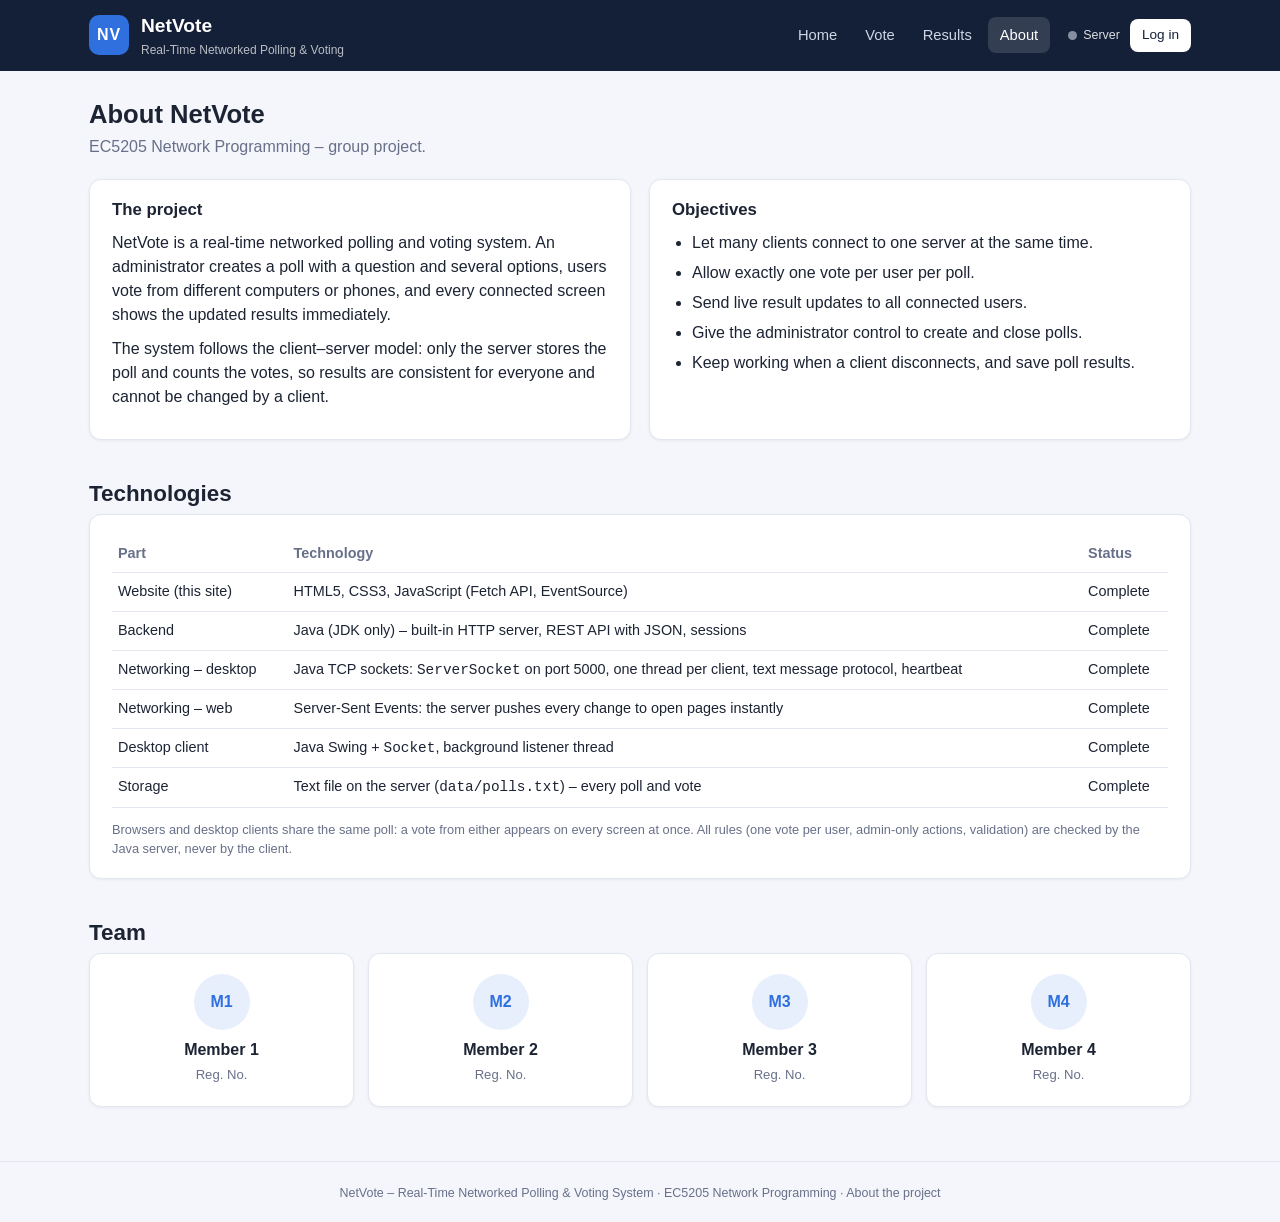
<file: web/about.html>
<!DOCTYPE html>
<html lang="en">
<head>
  <meta charset="UTF-8">
  <meta name="viewport" content="width=device-width, initial-scale=1">
  <title>About – NetVote</title>
  <link rel="icon" href="data:image/svg+xml,%3Csvg xmlns=%22http://www.w3.org/2000/svg%22 viewBox=%220 0 32 32%22%3E%3Crect width=%2232%22 height=%2232%22 rx=%228%22 fill=%22%232f6fde%22/%3E%3Ctext x=%2216%22 y=%2221%22 font-size=%2213%22 font-family=%22Arial%22 font-weight=%22bold%22 fill=%22white%22 text-anchor=%22middle%22%3ENV%3C/text%3E%3C/svg%3E">
  <link rel="stylesheet" href="css/style.css">
</head>
<body>
  <header id="site-header"></header>

  <main class="about">
    <div class="page-head">
      <h1>About NetVote</h1>
      <p>EC5205 Network Programming – group project.</p>
    </div>

    <div class="grid-2">
      <section class="card">
        <h2>The project</h2>
        <p>NetVote is a real-time networked polling and voting system. An administrator creates a
           poll with a question and several options, users vote from different computers or phones,
           and every connected screen shows the updated results immediately.</p>
        <p>The system follows the client–server model: only the server stores the poll and counts
           the votes, so results are consistent for everyone and cannot be changed by a client.</p>
      </section>

      <section class="card">
        <h2>Objectives</h2>
        <ul>
          <li>Let many clients connect to one server at the same time.</li>
          <li>Allow exactly one vote per user per poll.</li>
          <li>Send live result updates to all connected users.</li>
          <li>Give the administrator control to create and close polls.</li>
          <li>Keep working when a client disconnects, and save poll results.</li>
        </ul>
      </section>
    </div>

    <section class="section">
      <h2>Technologies</h2>
      <div class="card">
        <table class="simple">
          <tr><th>Part</th><th>Technology</th><th>Status</th></tr>
          <tr><td>Website (this site)</td><td>HTML5, CSS3, JavaScript (Fetch API, EventSource)</td><td>Complete</td></tr>
          <tr><td>Backend</td><td>Java (JDK only) – built-in HTTP server, REST API with JSON, sessions</td><td>Complete</td></tr>
          <tr><td>Networking – desktop</td><td>Java TCP sockets: <code>ServerSocket</code> on port 5000, one thread per client, text message protocol, heartbeat</td><td>Complete</td></tr>
          <tr><td>Networking – web</td><td>Server-Sent Events: the server pushes every change to open pages instantly</td><td>Complete</td></tr>
          <tr><td>Desktop client</td><td>Java Swing + <code>Socket</code>, background listener thread</td><td>Complete</td></tr>
          <tr><td>Storage</td><td>Text file on the server (<code>data/polls.txt</code>) – every poll and vote</td><td>Complete</td></tr>
        </table>
        <p class="small muted" style="margin:12px 0 0">Browsers and desktop clients share the same poll:
          a vote from either appears on every screen at once. All rules (one vote per user, admin-only
          actions, validation) are checked by the Java server, never by the client.</p>
      </div>
    </section>

    <section class="section">
      <h2>Team</h2>
      <!-- Edit the names and registration numbers below -->
      <div class="team">
        <div class="card member"><div class="avatar">M1</div><b>Member 1</b><span>Reg. No.</span></div>
        <div class="card member"><div class="avatar">M2</div><b>Member 2</b><span>Reg. No.</span></div>
        <div class="card member"><div class="avatar">M3</div><b>Member 3</b><span>Reg. No.</span></div>
        <div class="card member"><div class="avatar">M4</div><b>Member 4</b><span>Reg. No.</span></div>
      </div>
    </section>
  </main>

  <footer id="site-footer"></footer>
  <script src="js/data.js"></script>
  <script src="js/common.js"></script>
  <script>NV.renderChrome("about");</script>
</body>
</html>
</file>
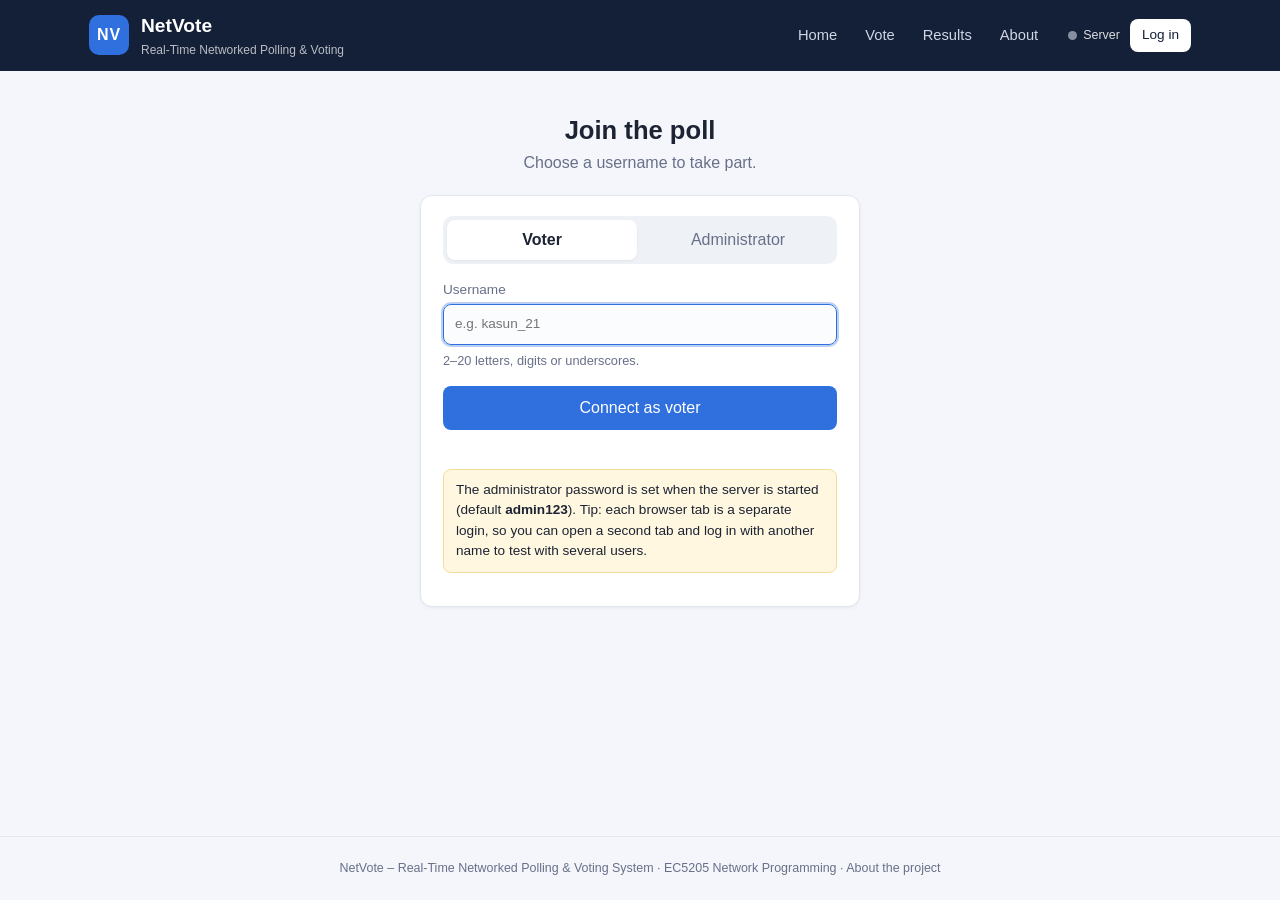
<file: web/admin.html>
<!DOCTYPE html>
<html lang="en">
<head>
  <meta charset="UTF-8">
  <meta name="viewport" content="width=device-width, initial-scale=1">
  <title>Admin – NetVote</title>
  <link rel="icon" href="data:image/svg+xml,%3Csvg xmlns=%22http://www.w3.org/2000/svg%22 viewBox=%220 0 32 32%22%3E%3Crect width=%2232%22 height=%2232%22 rx=%228%22 fill=%22%232f6fde%22/%3E%3Ctext x=%2216%22 y=%2221%22 font-size=%2213%22 font-family=%22Arial%22 font-weight=%22bold%22 fill=%22white%22 text-anchor=%22middle%22%3ENV%3C/text%3E%3C/svg%3E">
  <link rel="stylesheet" href="css/style.css">
</head>
<body>
  <header id="site-header"></header>

  <main>
    <div class="page-head">
      <h1>Administrator panel</h1>
      <p>Create a poll, watch the votes arrive and close the poll when voting is finished.</p>
    </div>

    <div class="grid-2">
      <!-- create poll -->
      <section class="card">
        <h2>Create a new poll</h2>
        <form id="pollForm" novalidate>
          <label>Question
            <input id="newQuestion" type="text" maxlength="200" placeholder="Which day should we hold the club meeting?">
          </label>
          <label style="margin-bottom:4px">Options (2–10)</label>
          <div id="optEditor" class="opt-editor"></div>
          <div class="row" style="margin-bottom:16px">
            <button id="addOpt" type="button" class="ghost">+ Add option</button>
          </div>
          <button id="startBtn" type="submit" class="primary">Start Poll</button>
          <p id="createMsg" class="msg"></p>
        </form>
      </section>

      <div class="stack">
        <!-- current poll -->
        <section class="card">
          <h2>Current poll</h2>
          <p id="pollStatus" class="pill">No poll</p>
          <h3 id="question">No poll has been created yet.</h3>
          <div class="stat-row">
            <div class="stat"><b id="statVotes">0</b><span>votes</span></div>
            <div class="stat"><b id="statUsers">0</b><span>users online</span></div>
            <div class="stat leader"><b id="statLeader">–</b><span>leading</span></div>
          </div>
          <div id="results" class="results"></div>
          <p class="small muted" style="margin:14px 0 0">Who has voted:</p>
          <div id="voters" class="voter-list"><span>nobody yet</span></div>
          <div class="row" style="margin-top:16px">
            <button id="closeBtn" type="button" class="danger" disabled>Close Poll</button>
            <a class="btn ghost" href="vote.html">Vote yourself</a>
          </div>
          <p id="closeMsg" class="msg"></p>
        </section>

        <!-- demo tools -->
        <section class="card danger-zone">
          <h2>Testing tools</h2>
          <p class="small muted" style="margin:0 0 12px">For testing on one computer: add votes from imaginary users (names start with <code>demo_</code>), or delete every poll on the server.</p>
          <div class="row">
            <button id="demoVotes" type="button" class="ghost">Add 5 demo votes</button>
            <button id="resetAll" type="button" class="ghost">Reset all data</button>
          </div>
          <p id="demoMsg" class="msg"></p>
        </section>
      </div>
    </div>
  </main>

  <footer id="site-footer"></footer>
  <script src="js/data.js"></script>
  <script src="js/common.js"></script>
  <script src="js/admin.js"></script>
</body>
</html>
</file>
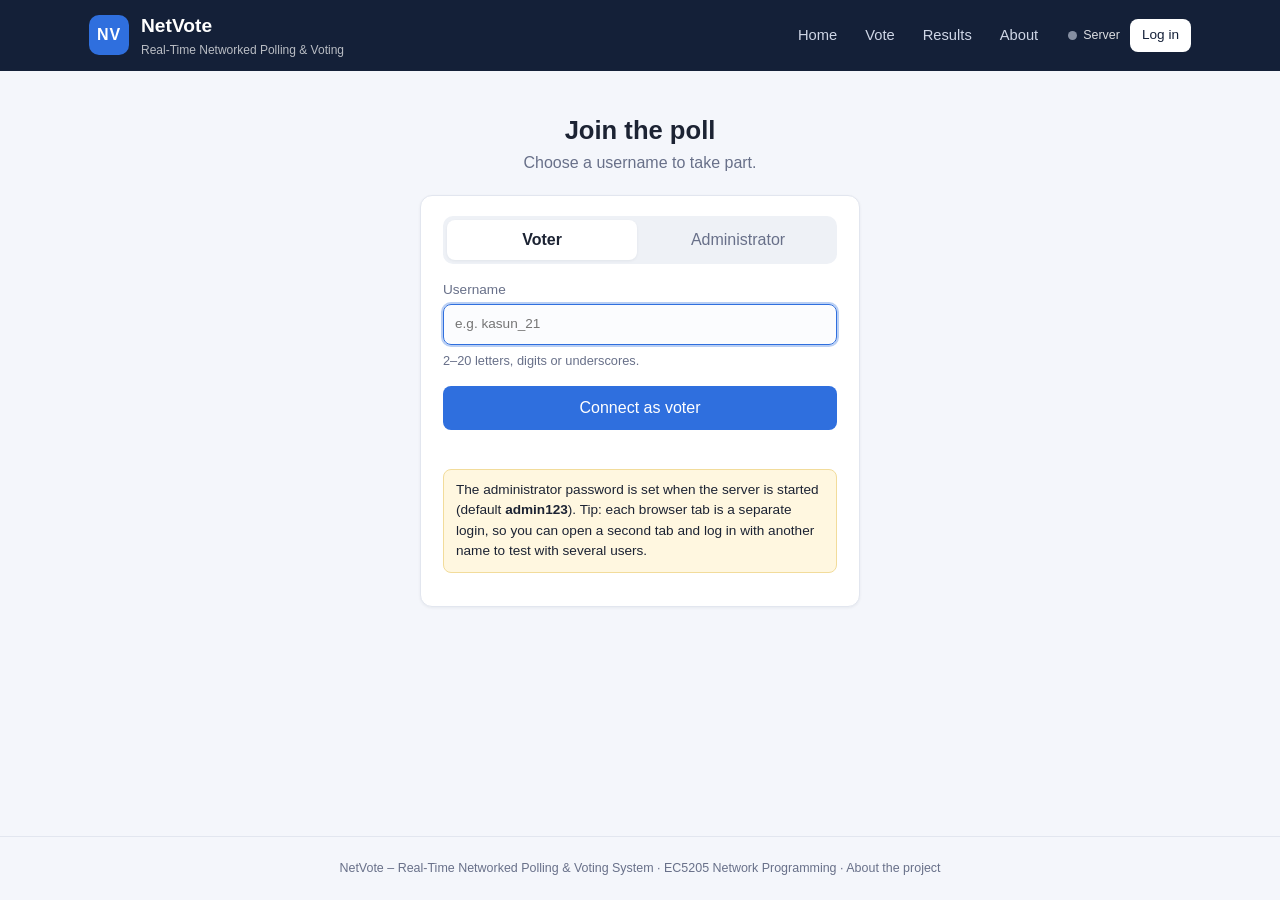
<file: web/login.html>
<!DOCTYPE html>
<html lang="en">
<head>
  <meta charset="UTF-8">
  <meta name="viewport" content="width=device-width, initial-scale=1">
  <title>Log in – NetVote</title>
  <link rel="icon" href="data:image/svg+xml,%3Csvg xmlns=%22http://www.w3.org/2000/svg%22 viewBox=%220 0 32 32%22%3E%3Crect width=%2232%22 height=%2232%22 rx=%228%22 fill=%22%232f6fde%22/%3E%3Ctext x=%2216%22 y=%2221%22 font-size=%2213%22 font-family=%22Arial%22 font-weight=%22bold%22 fill=%22white%22 text-anchor=%22middle%22%3ENV%3C/text%3E%3C/svg%3E">
  <link rel="stylesheet" href="css/style.css">
</head>
<body>
  <header id="site-header"></header>

  <main>
    <div class="login-wrap">
      <div class="page-head" style="text-align:center">
        <h1>Join the poll</h1>
        <p>Choose a username to take part.</p>
      </div>

      <section class="card">
        <div class="role-tabs" role="tablist">
          <button id="tabVoter" type="button" class="on" role="tab">Voter</button>
          <button id="tabAdmin" type="button" role="tab">Administrator</button>
        </div>

        <form id="loginForm" autocomplete="off" novalidate>
          <label>Username
            <input id="username" type="text" maxlength="20" placeholder="e.g. kasun_21" required>
          </label>
          <p class="small muted" style="margin:-6px 0 12px">2–20 letters, digits or underscores.</p>
          <label id="pwRow" class="hidden">Admin password
            <input id="password" type="password" placeholder="Administrator password">
          </label>
          <button id="loginBtn" type="submit" class="primary">Connect as voter</button>
          <p id="loginError" class="error" role="alert"></p>
        </form>

        <p class="hint">
          The administrator password is set when the server is started (default <b>admin123</b>).
          Tip: each browser tab is a separate login, so you can open a second tab and log in
          with another name to test with several users.
        </p>
      </section>
    </div>
  </main>

  <footer id="site-footer"></footer>
  <script src="js/data.js"></script>
  <script src="js/common.js"></script>
  <script src="js/login.js"></script>
</body>
</html>
</file>
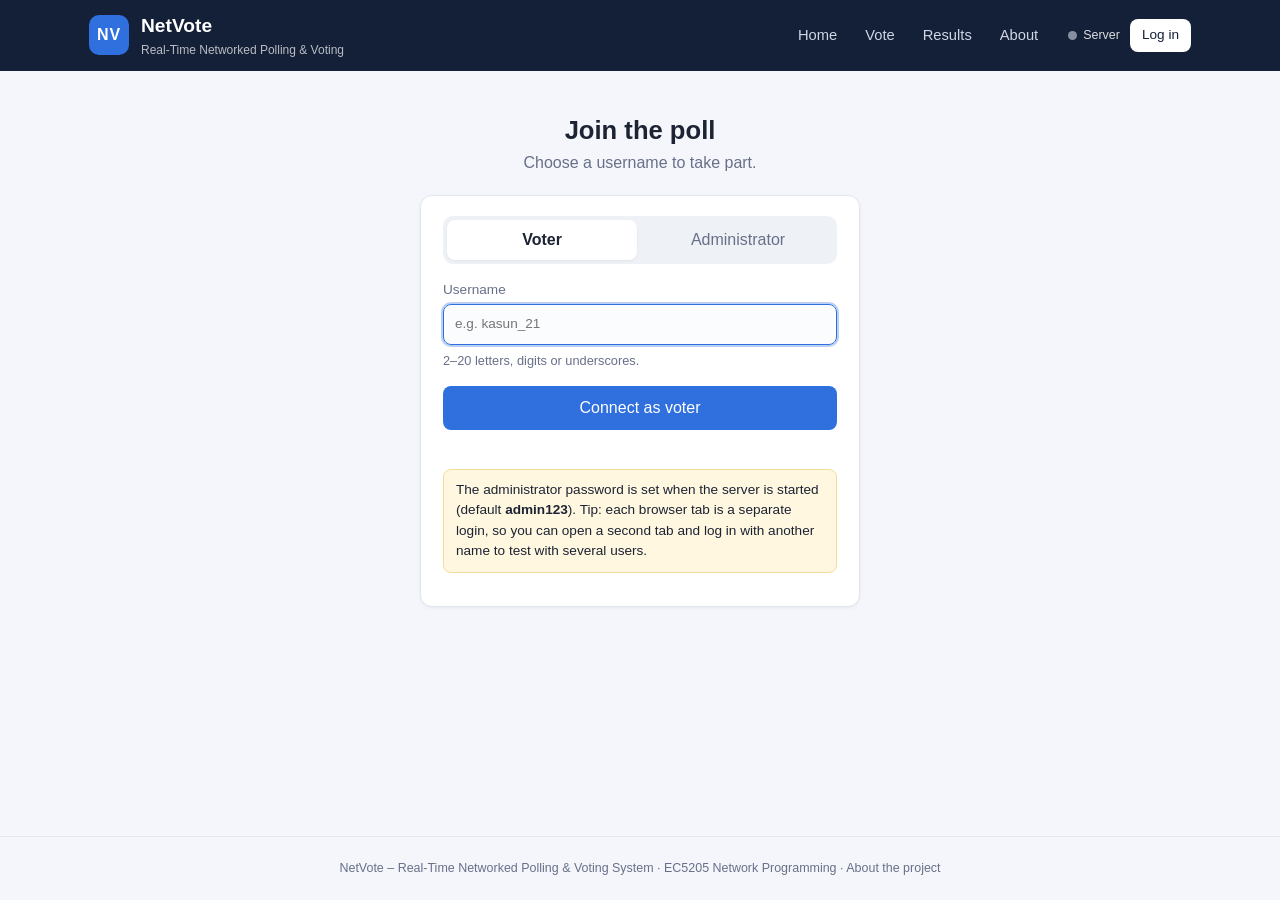
<file: web/vote.html>
<!DOCTYPE html>
<html lang="en">
<head>
  <meta charset="UTF-8">
  <meta name="viewport" content="width=device-width, initial-scale=1">
  <title>Vote – NetVote</title>
  <link rel="icon" href="data:image/svg+xml,%3Csvg xmlns=%22http://www.w3.org/2000/svg%22 viewBox=%220 0 32 32%22%3E%3Crect width=%2232%22 height=%2232%22 rx=%228%22 fill=%22%232f6fde%22/%3E%3Ctext x=%2216%22 y=%2221%22 font-size=%2213%22 font-family=%22Arial%22 font-weight=%22bold%22 fill=%22white%22 text-anchor=%22middle%22%3ENV%3C/text%3E%3C/svg%3E">
  <link rel="stylesheet" href="css/style.css">
</head>
<body>
  <header id="site-header"></header>

  <main>
    <div class="whobar">
      <h1>Current poll</h1>
      <span id="whoText" class="muted"></span>
    </div>
    <p id="adminNote" class="hint hidden" style="margin:0 0 16px">The admin page is only for the administrator. You have been brought to the voting page.</p>

    <div class="grid-3">
      <!-- voting -->
      <section class="card">
        <h2>Your vote</h2>
        <p id="pollStatus" class="pill">No poll</p>
        <h3 id="question">No poll yet.</h3>
        <div id="noPoll" class="empty">
          <div class="big">🗳️</div>
          Waiting for the administrator to start a poll…<br>This page updates by itself.
        </div>
        <form id="voteForm" class="hidden">
          <div id="options" class="options"></div>
          <button id="voteBtn" type="submit" class="primary" disabled>Submit Vote</button>
        </form>
        <p id="voteMsg" class="msg"></p>
      </section>

      <!-- live results -->
      <section class="card">
        <h2>Live results <span id="totalVotes" class="muted small"></span></h2>
        <div id="results" class="results"><p class="muted">No results yet.</p></div>
      </section>

      <!-- users -->
      <section class="card">
        <h2>Online users <span id="userCount" class="muted small"></span></h2>
        <ul id="users" class="users"></ul>
      </section>
    </div>
  </main>

  <footer id="site-footer"></footer>
  <script src="js/data.js"></script>
  <script src="js/common.js"></script>
  <script src="js/vote.js"></script>
</body>
</html>
</file>
<file: web/css/style.css>
/* ==========================================================================
   NetVote – website styles (shared by every page)
   ========================================================================== */
:root {
  --bg: #f4f6fb;
  --card: #ffffff;
  --text: #1c2333;
  --muted: #687089;
  --line: #e2e6ef;
  --navy: #142038;
  --primary: #2f6fde;
  --primary-dark: #2459b8;
  --primary-soft: #e8effc;
  --danger: #d6453d;
  --ok: #1d9e75;
  --warn-bg: #fff7e0;
  --radius: 12px;
  --shadow: 0 1px 3px rgba(20, 32, 56, 0.06);
}

* { box-sizing: border-box; }
html { scroll-behavior: smooth; }
body {
  margin: 0;
  font-family: "Segoe UI", Roboto, Arial, sans-serif;
  background: var(--bg);
  color: var(--text);
  min-height: 100vh;
  display: flex;
  flex-direction: column;
  line-height: 1.5;
}
a { color: var(--primary); text-decoration: none; }
a:hover { text-decoration: underline; }
.hidden { display: none !important; }
.muted { color: var(--muted); }
.small { font-size: 0.8rem; font-weight: normal; }
main { flex: 1; width: 100%; max-width: 1150px; margin: 0 auto; padding: 24px; }
h1, h2, h3 { line-height: 1.25; }

/* ---------- header + navigation ---------- */
.topbar { background: var(--navy); color: #fff; }
.topbar-inner {
  max-width: 1150px; margin: 0 auto; padding: 12px 24px;
  display: flex; align-items: center; gap: 18px; flex-wrap: wrap;
}
.brand { display: flex; align-items: center; gap: 12px; color: #fff; }
.brand:hover { text-decoration: none; }
.brand-text strong { display: block; font-size: 1.2rem; }
.brand-text small { display: block; font-size: 0.75rem; opacity: 0.7; }
.logo {
  width: 40px; height: 40px; border-radius: 10px; flex: 0 0 auto;
  background: var(--primary); display: grid; place-items: center;
  font-weight: bold; letter-spacing: 1px; color: #fff;
}
.nav { display: flex; gap: 4px; margin-left: auto; flex-wrap: wrap; }
.nav a {
  color: #cfd6e6; padding: 7px 12px; border-radius: 8px; font-size: 0.92rem;
}
.nav a:hover { background: #ffffff14; color: #fff; text-decoration: none; }
.nav a.active { background: #ffffff22; color: #fff; }
.userbox { display: flex; align-items: center; gap: 10px; font-size: 0.85rem; }
.userbox .chip {
  background: #ffffff1a; padding: 4px 10px; border-radius: 99px; white-space: nowrap;
}
.userbox .chip b { color: #fff; }
.userbox button, .userbox a.btn { padding: 6px 12px; font-size: 0.85rem; }
.menu-btn { display: none; background: transparent; color: #fff; border: 1px solid #ffffff44; padding: 6px 10px; }
.server-status { display: inline-flex; align-items: center; gap: 6px; font-size: 0.78rem; opacity: 0.85; white-space: nowrap; }
.server-status .dot { width: 9px; height: 9px; border-radius: 50%; background: #9aa3b5; display: inline-block; }
.server-status.on .dot { background: #34d399; box-shadow: 0 0 6px #34d399; }
.server-status.off .dot { background: #f87171; }
.server-status.off span { color: #fca5a5; }
.server-warning { margin: 0 0 20px; font-size: 0.95rem; }
.server-warning code { background: #fff; padding: 1px 5px; border-radius: 4px; }
@media (max-width: 820px) {
  .menu-btn { display: inline-block; margin-left: auto; }
  .nav { display: none; width: 100%; flex-direction: column; margin-left: 0; }
  .nav.open { display: flex; }
  .userbox { width: 100%; justify-content: space-between; }
  .topbar-inner.collapsed .userbox { display: none; }
  .topbar-inner.expanded .userbox { display: flex; }
}

/* ---------- cards, grids ---------- */
.card {
  background: var(--card); border: 1px solid var(--line);
  border-radius: var(--radius); padding: 20px 22px; box-shadow: var(--shadow);
}
.card h2 { margin: 0 0 10px; font-size: 1.05rem; }
.card h3 { margin: 10px 0 14px; font-size: 1.15rem; word-break: break-word; }
.grid-3 { display: grid; grid-template-columns: 1.1fr 1.4fr 0.7fr; gap: 18px; }
.grid-2 { display: grid; grid-template-columns: 1fr 1fr; gap: 18px; }
.stack { display: flex; flex-direction: column; gap: 18px; }
@media (max-width: 900px) { .grid-3, .grid-2 { grid-template-columns: 1fr; } }
.page-head { margin: 4px 0 20px; }
.page-head h1 { margin: 0 0 4px; font-size: 1.6rem; }
.page-head p { margin: 0; color: var(--muted); }

/* ---------- buttons + forms ---------- */
button, .btn {
  font: inherit; border: none; border-radius: 8px; padding: 10px 18px;
  cursor: pointer; transition: background 0.15s, border-color 0.15s;
  display: inline-block; text-align: center;
}
.btn:hover { text-decoration: none; }
button:disabled { opacity: 0.45; cursor: not-allowed; }
.primary { background: var(--primary); color: #fff; }
.primary:hover:not(:disabled) { background: var(--primary-dark); }
.danger { background: var(--danger); color: #fff; }
.danger:hover:not(:disabled) { background: #b9372f; }
.ghost { background: transparent; border: 1px solid var(--line); color: var(--text); }
.ghost:hover:not(:disabled) { border-color: var(--primary); }
.topbar .ghost { color: #fff; border-color: #ffffff44; }
.light { background: #fff; color: var(--navy); }
.light:hover { background: #eef2fb; }
.row { display: flex; gap: 10px; flex-wrap: wrap; align-items: center; }

label { display: block; font-size: 0.85rem; color: var(--muted); margin-bottom: 12px; }
label.check { display: flex; gap: 8px; align-items: center; color: var(--text); }
input[type=text], input[type=password], textarea {
  display: block; width: 100%; margin-top: 4px;
  padding: 9px 11px; font: inherit; color: var(--text);
  border: 1px solid var(--line); border-radius: 8px; background: #fbfcfe;
}
input:focus, textarea:focus { outline: 2px solid #2f6fde55; border-color: var(--primary); }
textarea { resize: vertical; }

.error { color: var(--danger); min-height: 1.2em; font-size: 0.9rem; margin: 8px 0 0; }
.msg { min-height: 1.2em; font-size: 0.9rem; color: var(--muted); margin: 10px 0 0; }
.msg.ok { color: var(--ok); }
.msg.bad { color: var(--danger); }
.hint {
  margin-top: 14px; font-size: 0.85rem; background: var(--warn-bg);
  border: 1px solid #f2dc9b; padding: 10px 12px; border-radius: 8px;
}

/* ---------- home page ---------- */
.hero {
  background: linear-gradient(135deg, var(--navy) 0%, #1f3a75 60%, var(--primary) 130%);
  color: #fff; border-radius: 16px; padding: 48px 40px;
  display: grid; grid-template-columns: 1.3fr 1fr; gap: 32px; align-items: center;
}
.hero h1 { font-size: 2.3rem; margin: 0 0 12px; }
.hero p { font-size: 1.05rem; opacity: 0.88; margin: 0 0 24px; max-width: 34em; }
.hero .live-card { background: #ffffff14; border: 1px solid #ffffff2a; border-radius: 12px; padding: 18px; }
.hero .live-card h2 { margin: 0 0 6px; font-size: 0.8rem; text-transform: uppercase; letter-spacing: 0.6px; opacity: 0.8; }
.hero .live-card .q { font-size: 1.15rem; font-weight: 600; margin: 6px 0 12px; word-break: break-word; }
.hero .bar-track { background: #ffffff22; }
.hero .bar-row .bar-head span:last-child { color: #d5ddef; }
@media (max-width: 900px) { .hero { grid-template-columns: 1fr; padding: 32px 24px; } .hero h1 { font-size: 1.8rem; } }

.section { margin-top: 40px; }
.section > h2 { font-size: 1.4rem; margin: 0 0 6px; }
.section > p.lead { color: var(--muted); margin: 0 0 20px; }
.features { display: grid; grid-template-columns: repeat(3, 1fr); gap: 16px; }
.feature .icon {
  width: 38px; height: 38px; border-radius: 10px; background: var(--primary-soft);
  color: var(--primary); display: grid; place-items: center; font-weight: 700; margin-bottom: 10px;
}
.feature h3 { margin: 0 0 6px; font-size: 1rem; }
.feature p { margin: 0; color: var(--muted); font-size: 0.92rem; }
@media (max-width: 900px) { .features { grid-template-columns: 1fr 1fr; } }
@media (max-width: 560px) { .features { grid-template-columns: 1fr; } }

.steps { display: grid; grid-template-columns: repeat(4, 1fr); gap: 16px; counter-reset: step; }
.step { position: relative; padding-top: 28px; }
.step::before {
  counter-increment: step; content: counter(step);
  position: absolute; top: -14px; left: 20px; width: 32px; height: 32px; border-radius: 50%;
  background: var(--primary); color: #fff; display: grid; place-items: center; font-weight: 700;
}
.step h3 { margin: 0 0 6px; font-size: 1rem; }
.step p { margin: 0; color: var(--muted); font-size: 0.92rem; }
@media (max-width: 900px) { .steps { grid-template-columns: 1fr 1fr; row-gap: 30px; } }
@media (max-width: 560px) { .steps { grid-template-columns: 1fr; } }

.cta { margin-top: 40px; text-align: center; padding: 32px; }
.cta h2 { margin: 0 0 8px; font-size: 1.3rem; }
.cta p { margin: 0 0 18px; color: var(--muted); }

/* ---------- login ---------- */
.login-wrap { max-width: 440px; margin: 20px auto; }
.login-wrap .card button[type=submit] { width: 100%; margin-top: 4px; }
.role-tabs { display: grid; grid-template-columns: 1fr 1fr; gap: 6px; background: #eef1f6; padding: 4px; border-radius: 10px; margin-bottom: 16px; }
.role-tabs button { background: transparent; color: var(--muted); padding: 8px; }
.role-tabs button.on { background: #fff; color: var(--text); box-shadow: var(--shadow); font-weight: 600; }

/* ---------- vote page ---------- */
.whobar { display: flex; justify-content: space-between; align-items: center; margin-bottom: 16px; gap: 10px; flex-wrap: wrap; }
.whobar h1 { margin: 0; font-size: 1.4rem; }
.pill {
  display: inline-block; margin: 0; padding: 3px 10px; border-radius: 99px;
  font-size: 0.75rem; background: #eef1f6; color: var(--muted);
}
.pill.open { background: #dcf5ec; color: #11795a; }
.pill.closed { background: #fde4e2; color: #b3352e; }

.options { display: flex; flex-direction: column; gap: 8px; margin-bottom: 14px; }
.option {
  display: flex; align-items: center; gap: 10px; padding: 11px 12px;
  border: 1px solid var(--line); border-radius: 8px; cursor: pointer;
  color: var(--text); font-size: 0.95rem; margin: 0;
}
.option:hover { border-color: var(--primary); }
.option.mine { border-color: var(--ok); background: #effaf5; }
.option input { margin: 0; }
.empty { text-align: center; padding: 24px 8px; color: var(--muted); }
.empty .big { font-size: 2rem; margin-bottom: 6px; }

/* ---------- results bars ---------- */
.results { display: flex; flex-direction: column; gap: 14px; }
.bar-row .bar-head { display: flex; justify-content: space-between; font-size: 0.9rem; margin-bottom: 5px; gap: 8px; }
.bar-row .bar-head span:first-child { word-break: break-word; }
.bar-row .bar-head span:last-child { color: var(--muted); white-space: nowrap; }
.bar-row.winner .bar-head span:first-child { font-weight: 700; }
.bar-track { height: 16px; background: #eef1f6; border-radius: 8px; overflow: hidden; }
.bar-fill { height: 100%; border-radius: 8px; width: 0; transition: width 0.5s ease; }
.results-hidden { text-align: center; padding: 18px 8px; color: var(--muted); display: flex; flex-direction: column; gap: 4px; align-items: center; }
.results-hidden .big { font-size: 1.8rem; }
.results-hidden b { color: inherit; }
.hero .results-hidden { color: #d5ddef; }
.stat-row { display: flex; gap: 12px; flex-wrap: wrap; margin-bottom: 14px; }
.stat { background: #f6f8fc; border: 1px solid var(--line); border-radius: 10px; padding: 8px 14px; min-width: 110px; }
.stat b { display: block; font-size: 1.3rem; }
.stat span { font-size: 0.78rem; color: var(--muted); }
.stat.leader { flex: 1; min-width: 140px; }
.stat.leader b { font-size: 1rem; line-height: 1.95rem; white-space: nowrap; overflow: hidden; text-overflow: ellipsis; }

/* ---------- users list ---------- */
.users { list-style: none; margin: 0; padding: 0; }
.users li { padding: 7px 0; border-bottom: 1px solid var(--line); font-size: 0.9rem; display: flex; gap: 8px; align-items: center; }
.users li::before { content: ""; width: 8px; height: 8px; border-radius: 50%; background: #34d399; flex: 0 0 auto; }
.users li.me { font-weight: 600; }
.users li .tag { margin-left: auto; font-size: 0.7rem; color: var(--muted); }

/* ---------- admin ---------- */
.opt-editor { display: flex; flex-direction: column; gap: 8px; margin: 4px 0 10px; }
.opt-line { display: flex; gap: 8px; align-items: center; }
.opt-line .num { width: 24px; color: var(--muted); font-size: 0.85rem; text-align: right; }
.opt-line input { margin-top: 0; }
.opt-line button { padding: 8px 12px; }
.voter-list { display: flex; flex-wrap: wrap; gap: 6px; margin-top: 6px; }
.voter-list span { background: #eef1f6; border-radius: 99px; padding: 2px 10px; font-size: 0.8rem; }
.danger-zone { border-color: #f3c9c6; }

/* ---------- results history ---------- */
.history { display: flex; flex-direction: column; gap: 14px; }
.history .card h3 { margin: 0 0 4px; }
.history .meta { font-size: 0.8rem; color: var(--muted); margin-bottom: 12px; }
.winner-tag { display: inline-block; background: #dcf5ec; color: #11795a; border-radius: 99px; padding: 2px 10px; font-size: 0.78rem; margin-left: 6px; }

/* ---------- about ---------- */
.about p { margin: 0 0 10px; }
.about ul { margin: 0; padding-left: 20px; }
.about li { margin-bottom: 6px; }
.team { display: grid; grid-template-columns: repeat(4, 1fr); gap: 14px; }
.member { text-align: center; }
.member .avatar {
  width: 56px; height: 56px; border-radius: 50%; margin: 0 auto 8px;
  background: var(--primary-soft); color: var(--primary); display: grid; place-items: center; font-weight: 700;
}
.member b { display: block; }
.member span { font-size: 0.82rem; color: var(--muted); }
@media (max-width: 760px) { .team { grid-template-columns: 1fr 1fr; } }
table.simple { width: 100%; border-collapse: collapse; font-size: 0.9rem; }
table.simple th, table.simple td { text-align: left; padding: 8px 6px; border-bottom: 1px solid var(--line); vertical-align: top; }
table.simple th { color: var(--muted); font-weight: 600; }

/* ---------- toast + footer ---------- */
.toast-box { position: fixed; right: 18px; bottom: 18px; display: flex; flex-direction: column; gap: 8px; z-index: 50; }
.toast {
  background: var(--navy); color: #fff; padding: 10px 16px; border-radius: 10px;
  box-shadow: 0 6px 20px rgba(0, 0, 0, 0.18); font-size: 0.9rem; max-width: 320px;
  animation: toast-in 0.25s ease;
}
.toast.ok { background: #13795b; }
.toast.bad { background: #b3352e; }
@keyframes toast-in { from { opacity: 0; transform: translateY(8px); } to { opacity: 1; transform: none; } }

.foot { text-align: center; font-size: 0.78rem; color: var(--muted); padding: 22px 16px; border-top: 1px solid var(--line); margin-top: 30px; }
.foot a { color: var(--muted); }
</file>
